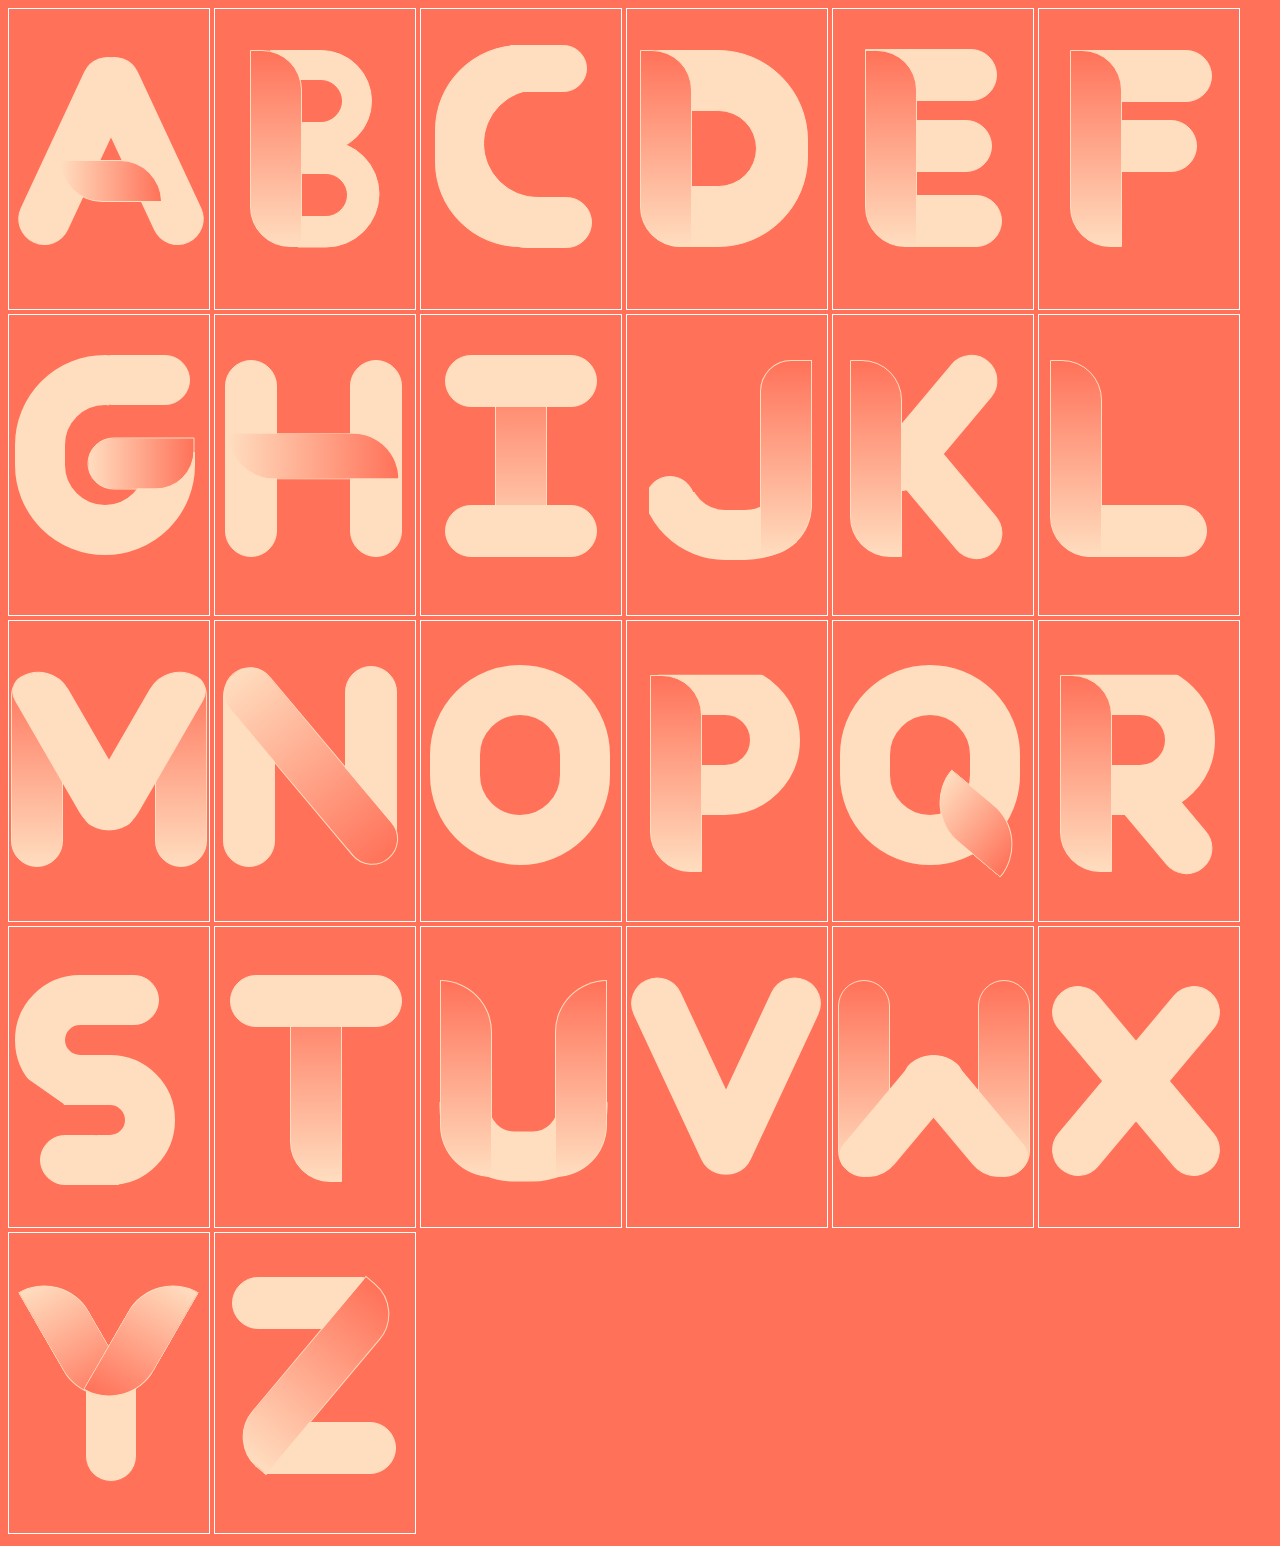
<file: index.html>
<!doctype html>
<html lang="">
    <head>
        <meta charset="utf-8">
        <meta http-equiv="x-ua-compatible" content="ie=edge">
        <title>🔤🧾🔤🧾🔤🧾🔤🧾🔤🧾🔤🧾🔤🧾🔤🧾🔤🧾🔤🧾</title>
        <link rel="stylesheet" href="css/letters.css">


    </head>

    <body>
    	<div class="letter letter-a"></div>
    	<div class="letter letter-aa"></div>
    	<div class="letter letter-aaa"></div>
		
		<div class="letter letter-b5"> </div>	
		<div class="letter letter-b3"> </div>
		<div class="letter letter-b2"> </div>
		<div class="letter letter-b4"> </div>
        <div class="letter letter-b1"> </div>

<div class="letter letter-c1"></div>
    	<div class="letter letter-c2"></div>
    	<div class="letter letter-c3"></div>
    	<div class="letter letter-c4"></div>
    	<div class="letter letter-c5"></div>


        <div class="letter letter-d1"></div>
        <div class="letter letter-d2"></div>
        <div class="letter letter-d3"></div>
    	
    	<div class="letter letter-e3"></div>
        <div class="letter letter-e4"></div>
        <div class="letter letter-e2"></div>
    	<div class="letter letter-e1"></div>

		<div class="letter letter-f2"></div>
		<div class="letter letter-f3"></div>
		<div class="letter letter-f1"></div>

    	<div class="letter letter-g1"></div>
    	<div class="letter letter-g2"></div>
    	<div class="letter letter-g3"></div>
    	<div class="letter letter-g4"></div>
    	<div class="letter letter-g5"></div>
    	<div class="letter letter-g6"></div>


		<div class="letter letter-h1"></div>
		<div class="letter letter-h2"></div>
		<div class="letter letter-h3"></div>

    	<div class="letter letter-i1"></div>
    	<div class="letter letter-i2"></div>
    	<div class="letter letter-i3"></div>
        
        <div class="letter letter-j2"></div>
		<div class="letter letter-j4"></div>
		<div class="letter letter-j1"></div>
		
		<div class="letter letter-j3"></div>
		<div class="letter letter-j5"></div>
		<div class="letter letter-j6"></div>
		
    	<div class="letter letter-k2"></div>
    	<div class="letter letter-k3"></div>
    	<div class="letter letter-k1"></div>
		
		<div class="letter letter-l2"></div>
		<div class="letter letter-l1"></div>

    	<div class="letter letter-m1"></div>
    	<div class="letter letter-m2"></div>  
   		<div class="letter letter-m6"></div>
   		<div class="letter letter-m3"></div>
   		<div class="letter letter-m4"></div>
   		<div class="letter letter-m5"></div> 		
		<div class="letter letter-n1"></div>
		<div class="letter letter-n2"></div>
		<div class="letter letter-n3"></div>

    	<div class="letter letter-o"></div>
		
		<div class="letter letter-p2"></div>
		<div class="letter letter-p3"></div>
		<div class="letter letter-p4"></div>
		<div class="letter letter-p1"></div>

    	<div class="letter letter-q1"></div>
    	<div class="letter letter-q2"></div>

		<div class="letter letter-r5"></div>
		<div class="letter letter-r2"></div>
		<div class="letter letter-r3"></div>
		<div class="letter letter-r1"></div>
		<div class="letter letter-r4"></div>

		<div class="letter letter-s2"></div>
		<div class="letter letter-s4"></div>
		<div class="letter letter-s1"></div>
	    <div class="letter letter-s3"></div>
        <div class="letter letter-s5"></div>
        <div class="letter letter-s6"></div>
        <div class="letter letter-s7"></div>

		<div class="letter letter-t1"></div>
		<div class="letter letter-t2"></div>

		<div class="letter letter-u1"></div>
		<div class="letter letter-u2"></div>
		<div class="letter letter-u3"></div>
		<div class="letter letter-u4"></div>

		<div class="letter letter-v1"></div>
		<div class="letter letter-v2"></div>

		<div class="letter letter-w1"></div>
		<div class="letter letter-w2"></div>
		<div class="letter letter-w3"></div>
		<div class="letter letter-w4"></div>
		<div class="letter letter-w5"></div>

		<div class="letter letter-x1"></div>
		<div class="letter letter-x2"></div>

		<div class="letter letter-y1"></div>
		<div class="letter letter-y2"></div>
		<div class="letter letter-y3"></div>

		<div class="letter letter-z2"></div>
		<div class="letter letter-z3"></div>
		<div class="letter letter-z1"></div>

		
		<!--THE CHARACTERS BELOW ARE OPTIONAL -->

		<div class="letter letter-0">
		</div>

		<div class="letter letter-1">
		</div>

		<div class="letter letter-2">
		</div>

		<div class="letter letter-3">
		</div>

		<div class="letter letter-4">
		</div>

		<div class="letter letter-5">
		</div>

		<div class="letter letter-6">
		</div>

		<div class="letter letter-7">
		</div>

		<div class="letter letter-8">
		</div>

		<div class="letter letter-9">
		</div>

		<div class="letter letter-10">
		</div>

<div class="letter letter-11">
		</div>

		<div class="letter letter-12">
		</div>

		<div class="letter letter-13">
		</div>

		<div class="letter letter-14">
		</div>

		<div class="letter letter-15">
		</div>

		<div class="letter letter-16">
		</div>

		<div class="letter letter-17">
		</div>

		<div class="letter letter-18">
		</div>

		<div class="letter letter-19">
		</div>

		<div class="letter letter-20">
		</div>

		<div class="letter letter-21">
		</div>

		<div class="letter letter-22">
		</div>

		<div class="letter letter-23">
		</div>

		<div class="letter letter-24">
		</div>

		

    </body>
</html>
</file>
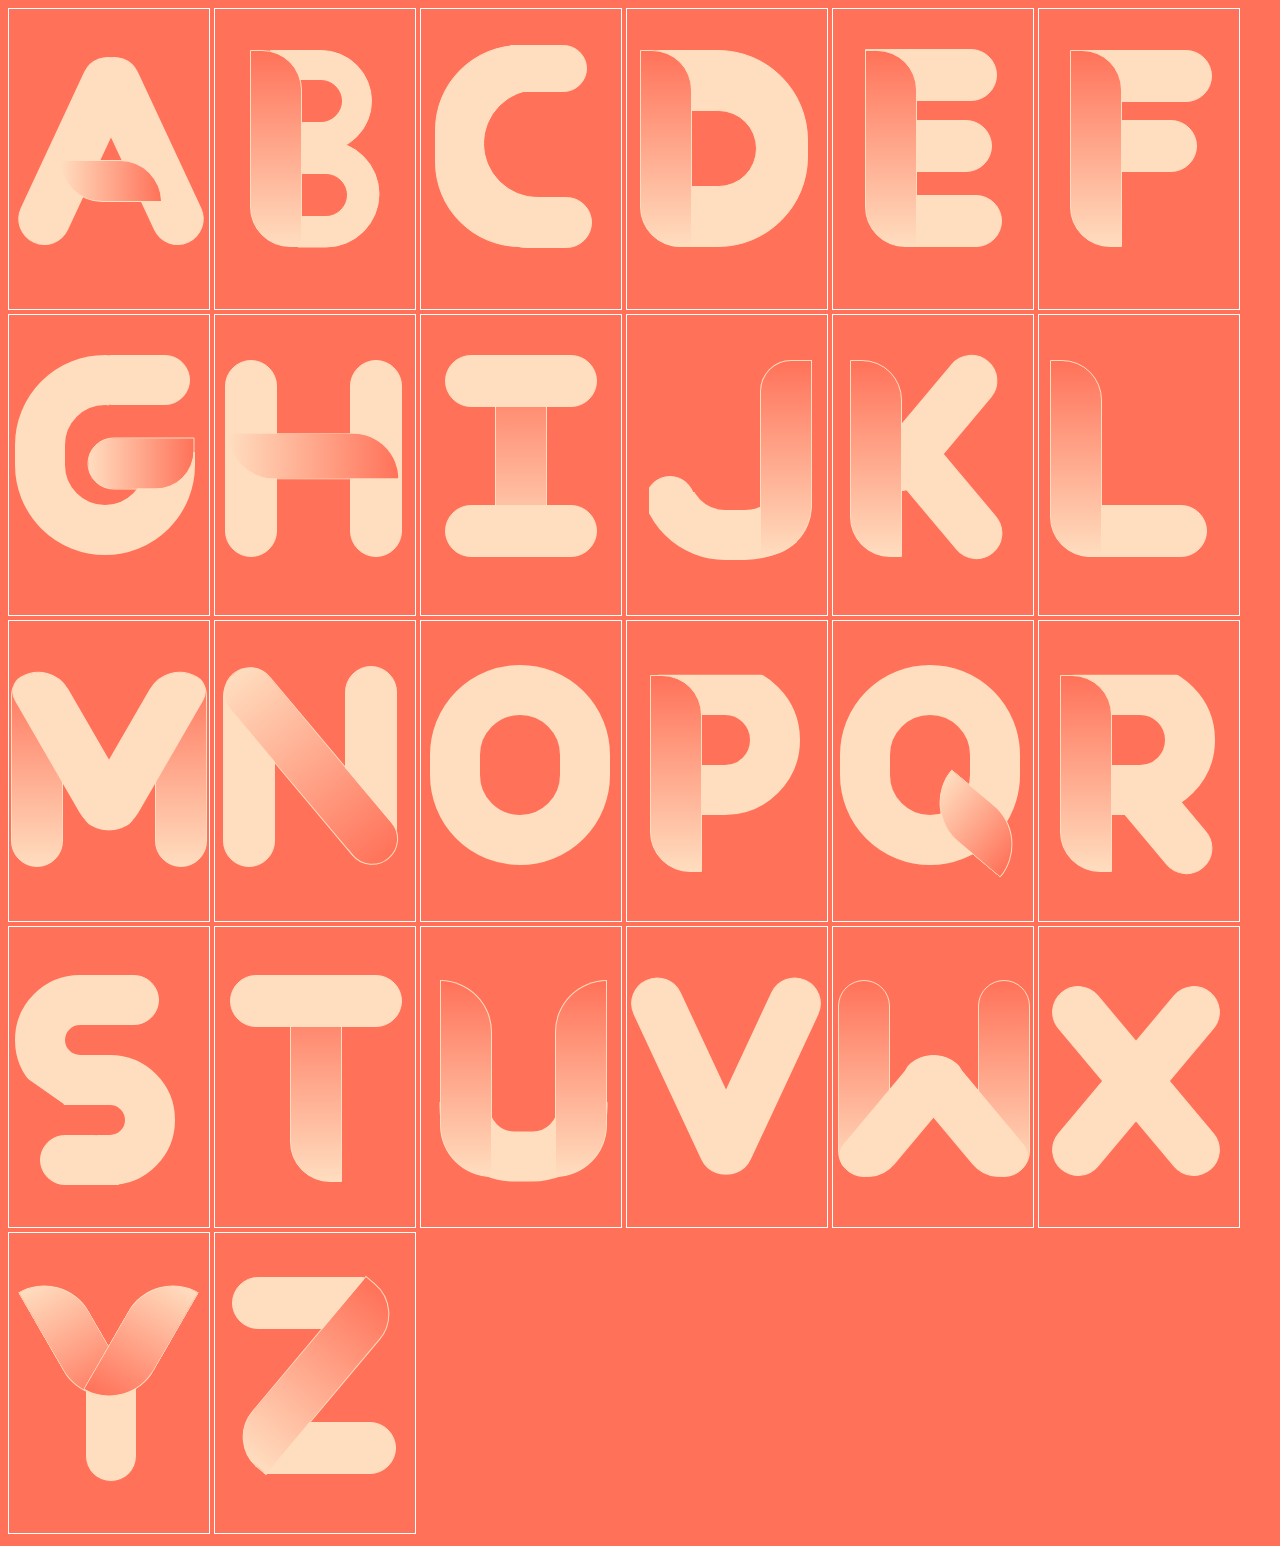
<file: letters.html>
<!doctype html>
<html lang="">
    <head>
        <meta charset="utf-8">
        <meta http-equiv="x-ua-compatible" content="ie=edge">
        <title>🔤🧾🔤🧾🔤🧾🔤🧾🔤🧾🔤🧾🔤🧾🔤🧾🔤🧾🔤🧾</title>
        <link rel="stylesheet" href="css/letters.css">


    </head>

    <body>
    	<div class="letter letter-a"></div>
    	<div class="letter letter-aa"></div>
    	<div class="letter letter-aaa"></div>
		
		<div class="letter letter-b5"> </div>	
		<div class="letter letter-b3"> </div>
		<div class="letter letter-b2"> </div>
		<div class="letter letter-b4"> </div>
        <div class="letter letter-b1"> </div>

<div class="letter letter-c1"></div>
    	<div class="letter letter-c2"></div>
    	<div class="letter letter-c3"></div>
    	<div class="letter letter-c4"></div>
    	<div class="letter letter-c5"></div>


        <div class="letter letter-d1"></div>
        <div class="letter letter-d2"></div>
        <div class="letter letter-d3"></div>
    	
    	<div class="letter letter-e3"></div>
        <div class="letter letter-e4"></div>
        <div class="letter letter-e2"></div>
    	<div class="letter letter-e1"></div>

		<div class="letter letter-f2"></div>
		<div class="letter letter-f3"></div>
		<div class="letter letter-f1"></div>

    	<div class="letter letter-g1"></div>
    	<div class="letter letter-g2"></div>
    	<div class="letter letter-g3"></div>
    	<div class="letter letter-g4"></div>
    	<div class="letter letter-g5"></div>
    	<div class="letter letter-g6"></div>


		<div class="letter letter-h1"></div>
		<div class="letter letter-h2"></div>
		<div class="letter letter-h3"></div>

    	<div class="letter letter-i1"></div>
    	<div class="letter letter-i2"></div>
    	<div class="letter letter-i3"></div>
        
        <div class="letter letter-j2"></div>
		<div class="letter letter-j4"></div>
		<div class="letter letter-j1"></div>
		
		<div class="letter letter-j3"></div>
		<div class="letter letter-j5"></div>
		<div class="letter letter-j6"></div>
		
    	<div class="letter letter-k2"></div>
    	<div class="letter letter-k3"></div>
    	<div class="letter letter-k1"></div>
		
		<div class="letter letter-l2"></div>
		<div class="letter letter-l1"></div>

    	<div class="letter letter-m1"></div>
    	<div class="letter letter-m2"></div>  
   		<div class="letter letter-m6"></div>
   		<div class="letter letter-m3"></div>
   		<div class="letter letter-m4"></div>
   		<div class="letter letter-m5"></div> 		
		<div class="letter letter-n1"></div>
		<div class="letter letter-n2"></div>
		<div class="letter letter-n3"></div>

    	<div class="letter letter-o"></div>
		
		<div class="letter letter-p2"></div>
		<div class="letter letter-p3"></div>
		<div class="letter letter-p4"></div>
		<div class="letter letter-p1"></div>

    	<div class="letter letter-q1"></div>
    	<div class="letter letter-q2"></div>

		<div class="letter letter-r5"></div>
		<div class="letter letter-r2"></div>
		<div class="letter letter-r3"></div>
		<div class="letter letter-r1"></div>
		<div class="letter letter-r4"></div>

		<div class="letter letter-s2"></div>
		<div class="letter letter-s4"></div>
		<div class="letter letter-s1"></div>
	    <div class="letter letter-s3"></div>
        <div class="letter letter-s5"></div>
        <div class="letter letter-s6"></div>
        <div class="letter letter-s7"></div>

		<div class="letter letter-t1"></div>
		<div class="letter letter-t2"></div>

		<div class="letter letter-u1"></div>
		<div class="letter letter-u2"></div>
		<div class="letter letter-u3"></div>
		<div class="letter letter-u4"></div>

		<div class="letter letter-v1"></div>
		<div class="letter letter-v2"></div>

		<div class="letter letter-w1"></div>
		<div class="letter letter-w2"></div>
		<div class="letter letter-w3"></div>
		<div class="letter letter-w4"></div>
		<div class="letter letter-w5"></div>

		<div class="letter letter-x1"></div>
		<div class="letter letter-x2"></div>

		<div class="letter letter-y1"></div>
		<div class="letter letter-y2"></div>
		<div class="letter letter-y3"></div>

		<div class="letter letter-z2"></div>
		<div class="letter letter-z3"></div>
		<div class="letter letter-z1"></div>

		
		<!--THE CHARACTERS BELOW ARE OPTIONAL -->

		<div class="letter letter-0">
		</div>

		<div class="letter letter-1">
		</div>

		<div class="letter letter-2">
		</div>

		<div class="letter letter-3">
		</div>

		<div class="letter letter-4">
		</div>

		<div class="letter letter-5">
		</div>

		<div class="letter letter-6">
		</div>

		<div class="letter letter-7">
		</div>

		<div class="letter letter-8">
		</div>

		<div class="letter letter-9">
		</div>

		<div class="letter letter-10">
		</div>

<div class="letter letter-11">
		</div>

		<div class="letter letter-12">
		</div>

		<div class="letter letter-13">
		</div>

		<div class="letter letter-14">
		</div>

		<div class="letter letter-15">
		</div>

		<div class="letter letter-16">
		</div>

		<div class="letter letter-17">
		</div>

		<div class="letter letter-18">
		</div>

		<div class="letter letter-19">
		</div>

		<div class="letter letter-20">
		</div>

		<div class="letter letter-21">
		</div>

		<div class="letter letter-22">
		</div>

		<div class="letter letter-23">
		</div>

		<div class="letter letter-24">
		</div>

		

    </body>
</html>
</file>
<file: css/letters.css>
/* this is a comment in CSS. MOVE THIS STYLE TO A SEPARATE FILE */
body{
	background-color: #ff7259;
}
.letter:hover
{
            box-shadow:
                1px 1px #ffddbf,
                2px 2px #ffddbf,
                3px 3px #ffddbf;
        -webkit-transform: translateX(-3px);
        transform: translateX(-3px);
}


        	.letter {
        		width:200px; /*resize as you see fit */
        		height:300px; /*resize as you see fit */
        		display:inline-block; /* this makes block level elements act like letters (so they sit next to eachother) */
        		border:1px solid #000; 
        		border-color: white;/*feel free to remove or hide this rule */
        		position:relative; 
        		/* IMPORTANT: any element with position:absolute inside this container will now be relative to bounds of this element; */
        	}

        	.letter-a {
	background: #ffddbf;
	position: absolute;
	border-style: solid;
	border-color: #ffddbf;
	height: 200px;
	width: 50px;
	border-radius: 40px;
	transform: rotate(25deg);
	top: 50px;
	left: 50px;

}

.letter-aa{
	background: #ffddbf;
	position: absolute;
	border-style: solid;
	border-color: #ffddbf;
	height: 200px;
	width: 50px;
	border-radius: 40px;
	transform: rotate(-25deg);
	top: 50px;
	left:120px;
}

.letter-aaa{
	background-image: linear-gradient(#ff7259,#ffddbf);
	position: absolute;
	border-style: solid;
	border-color: #ffddbf;
	border-width: 1px;
	height: 100px;
	width: 40px;
	border-radius: 60px 0px 60px 0px;
	transform: rotate(90deg);
	top: 130px;
	left:90px;
} 

.letter-b1 {
	background-image: linear-gradient(#ff7259,#ffddbf);
	position: absolute;
	border-style: solid;
	border-color: #ffddbf;
	height: 195px;
	width: 50px;
	border-radius: 0px 40px 0px;
	top: 50px;
	left: 250px;

}

.letter-b2 {
	background: #ff7259;
	position: absolute;
	border-style: solid;
	border-color: #ff7259;
	height: 50px;
	width: 40px;
	border-radius: 40px 40px 0px 0px;
	transform: rotate(90deg);
	top: 75px;
	left: 295px;

}

.letter-b3 {
	background: #ffddbf;
	position: absolute;
	border-style: solid;
	border-color: #ffddbf;
	height: 80px;
	width: 105px;
	border-radius: 60px 60px 0px 0px;	
	transform: rotate(90deg);
	top: 153px;
	left: 285px;

}

.letter-b4 {
	background: #ff7259;
	position: absolute;
	border-style: solid;
	border-color: #ff7259;
	height: 50px;
	width: 40px;
	border-radius: 40px 40px 0px 0px;
	transform: rotate(90deg);
	top: 169px;
	left: 300px;

}
.letter-b5 {
	background: #ffddbf;
	position: absolute;
	border-style: solid;
	border-color: #ffddbf;
	height: 100px;
	width: 100px;
	border-radius: 60px 60px 0px 0px;	
	transform: rotate(90deg);
	top: 50px;
	left: 270px;

}

.letter-c1 {
	background: #ffddbf;
	position: absolute;
	border-style: solid;
	border-color: #ffddbf;
	height: 130px;
	width: 200px;
	border-radius: 50px 50px 90px 90px;	
	transform: rotate(90deg);
	top: 80px;
	left: 400px;

}

.letter-c2 {
	background: #ff7259;
	position: absolute;
	border-style: solid;
	border-color: #ff7259;
	height: 145px;
	width: 105px;
	border-radius: 90px 90px 100px 100px;	
	transform: rotate(90deg);
	top: 70px;
	left: 504px;

}
.letter-c3{
	background: #ff7259;
	position: absolute;
	border-style: solid;
	border-color: #ff7259;
	height: 70px;
	width: 180px;	
	transform: rotate(90deg);
	top: 100px;
	left: 500px;

}

.letter-c4{
	background: #ffddbf;
border-radius: 0px 90px 90px 0px;
border-style: solid;
	border-color: #ffddbf;
	position: absolute;
	height: 45px;
	width: 75px;	
	top: 45px;
	left: 510px;

}

.letter-c5{
	background: #ffddbf;
border-radius: 0px 90px 90px 90px;
border-style: solid;
	border-color: #ffddbf;
	position: absolute;
	height: 49px;
	width: 90px;	
	top: 197px;
	left: 500px;

}

.letter-d1 {
	background: #ffddbf;
	position: absolute;
	border-style: solid;
	border-color: #ffddbf;
	height: 165px;
	width: 195px;
	border-radius: 90px 90px 40px 20px;	
	transform: rotate(90deg);
	top: 65px;
	left: 626px;

}

	.letter-d2 {
	background: #ff7259;
	position: absolute;
	border-style: solid;
	border-color: #ffddbf;
	height: 75px;
	width: 70px;
	border-radius: 0px 60px 60px 0px;
	top: 110px;
	left:685px;

}

.letter-d3{
	background-image: linear-gradient(#ff7259,#ffddbf);
	position: absolute;
	border-style: solid;
	border-color: #ffddbf;
	height: 195px;
	width: 50px;
	border-radius: 0px 40px 0px;
	top: 50px;
	left: 640px;

}

.letter-e1{
	background-image: linear-gradient(#ff7259,#ffddbf);
	position: absolute;
	border-style: solid;
	border-color: #ffddbf;
	height: 195px;
	width: 50px;
	border-radius: 0px 40px 0px;
	top: 50px;
	left: 865px;

}

.letter-e2{
	background: #ffddbf;
	position: absolute;
	border-style: solid;
	border-color: #ffddbf;
	height: 130px;
	width: 50px;
	border-radius: 40px 40px 0px 0px;
	transform: rotate(90deg);
	top: 9px;
	left: 905px;

}

.letter-e3{
	background: #ffddbf;
	position: absolute;
	border-style: solid;
	border-color: #ffddbf;
	height: 120px;
	width: 50px;
	border-radius: 40px 40px 0px 0px;
	transform: rotate(90deg);
	top: 85px;
	left: 905px;

}

.letter-e4{
	background: #ffddbf;
	position: absolute;
	border-style: solid;
	border-color: #ffddbf;
	height: 110px;
	width: 50px;
	border-radius: 40px 40px 40px 0px;
	transform: rotate(90deg);
	top: 165px;
	left: 920px;

}

.letter-f1{
	background-image: linear-gradient(#ff7259,#ffddbf);
	position: absolute;
	border-style: solid;
	border-color: #ffddbf;
	height: 195px;
	width: 50px;
	border-radius: 0px 40px 0px;
	top: 50px;
	left: 1070px;

}

.letter-f2{
	background: #ffddbf;
	position: absolute;
	border-style: solid;
	border-color: #ffddbf;
	height: 130px;
	width: 50px;
	border-radius: 40px 40px 0px 0px;
	transform: rotate(90deg);
	top: 10px;
	left: 1120px;

}

.letter-f3{
	background: #ffddbf;
	position: absolute;
	border-style: solid;
	border-color: #ffddbf;
	height: 120px;
	width: 50px;
	border-radius: 40px 40px 0px 0px;
	transform: rotate(90deg);
	top: 85px;
	left: 1110px;

}

.letter-g1{
	background: #ff7259;
	position: absolute;
	border-width: 50px;
	border-style: solid;
	border-color: #ffddbf;
	height: 80px;
	width: 100px;
	border-radius: 100px;
	transform: rotate(90deg);
	top: 365px;
	left: 5px;

}

.letter-g2.{
	background: #ffddbf;
	position: absolute;
	border-style: solid;
	border-color: #ffddbf;
	height: 90px;
	width: 50px;
	border-radius: 0px 0px 40px 40px;
	transform: rotate(90deg);
	top: 395px;
	left: 10px;

}

.letter-g3{
	background: #ff7259;
	position: absolute;
	border-style: solid;
	border-color: #ff7259;
	height: 110px;
	width: 50px;
	border-radius: 0px 0px 40px 40px;
	transform: rotate(30deg);
	top: 355px;
	left: 110px;

}

.letter-g4{
	background: #ff7259;
	position: absolute;
	border-style: solid;
	border-color: #ff7259;
	height: 90px;
	width: 60px;
	top: 360px;
	left: 150px;

}

.letter-g5{
	background: #ffddbf;
	border-style: solid;
	border-color: #ffddbf;
border-radius: 0px 90px 90px 0px;
	position: absolute;
	height: 48px;
	width: 78px;	
	top: 355px;
	left: 110px;
}

.letter-g6{
	background-image: linear-gradient(#ff7259,#ffddbf);
	position: absolute;
	border-style: solid;
	border-color: #ffddbf;
	height: 105px;
	width: 50px;
	border-radius: 0px 90px 60px 60px;
	transform: rotate(90deg);	
	top: 410px;
	left: 115px;

}

.letter-h1 {
	background: #ffddbf;
	position: absolute;
	border-style: solid;
	border-color: #ffddbf;
	height: 195px;
	width: 50px;
	border-radius: 40px;
	top: 360px;
	left: 225px;

}

.letter-h2 {
	background: #ffddbf;
	position: absolute;
	border-style: solid;
	border-color: #ffddbf;
	height: 195px;
	width: 50px;
	border-radius: 40px;
	top: 360px;
	left: 350px;

}

.letter-h3{
	background-image: linear-gradient(#ff7259,#ffddbf);
	position: absolute;
	border-style: solid;
	border-color: #ffddbf;
	height: 170px;
	width: 45px;
	border-radius: 60px 0px 60px 0px;
	transform: rotate(90deg);
	top: 370px;
	left:290px;
} 

.letter-i1{
	background-image: linear-gradient(#ff7259,#ffddbf);
	position: absolute;
	border-style: solid;
	border-color: #ffddbf;
	height: 200px;
	width: 50px;
	border-radius: 40px;
	top: 355px;
	left: 495px;
} 

.letter-i2{
	background: #ffddbf;
	position: absolute;
	border-style: solid;
	border-color: #ffddbf;
	height: 150px;
	width: 50px;
	transform: rotate(90deg);
	border-radius: 40px;
	top: 305px;
	left: 495px;
} 

.letter-i3{
	background: #ffddbf;
	position: absolute;
	border-style: solid;
	border-color: #ffddbf;
	height: 150px;
	width: 50px;
	transform: rotate(90deg);
	border-radius: 40px;
	top: 455px;
	left: 495px;
} 

.letter-j1{
	background-image: linear-gradient(#ff7259,#ffddbf);
	position: absolute;
	border-style: solid;
	border-color: #ffddbf;
	height: 195px;
	width: 50px;
	border-radius: 60px 0px 100px 0px;
	top: 360px;
	left: 760px;
} 

.letter-j2{
	background: #ff7259;
	position: absolute;
	border-style: solid;
	border-width: 50px;
	border-color: #ffddbf;
	border-radius: 100px;
	height: 70px;
	width: 90px;
	top: 390px;
	left: 640px;
} 

.letter-j3{
	background: #ff7259;
	position: absolute;
	border-style: solid;
	border-color: #ff7259;
	height: 100px;
	width: 120px;
	top: 390px;
	left: 638px;
} 

.letter-j4{
	background: #ff7259;
	position: absolute;
	border-style: solid;
	border-color: #ff7259;
	height: 120px;
	width: 90px;
	top: 420px;
	left: 780px;
} 


.letter-j5{
	background: #ffddbf;
	border-style: solid;
	border-color: #ffddbf;
border-radius: 90px 0px 0px 90px;
	position: absolute;
	transform: rotate(90deg);
	height: 48px;
	width: 36px;	
	top: 470px;
	left: 651px;

}

.letter-j6{
	background: #ff7259;
	border-style: solid;
	border-color: #ff7259;
	position: absolute;
	transform: rotate(90deg);
	height: 10px;
	width: 30px;	
	top: 495px;
	left: 627px;

}

.letter-k1{
	background-image: linear-gradient(#ff7259,#ffddbf);
	border-style: solid;
	border-color: #ffddbf;
	position: absolute;
	height: 195px;
	width: 50px;
	border-radius: 0px 40px 0px;
	top: 360px;
	left: 850px;
}

.letter-k2{
	background: #ffddbf;
	border-style: solid;
	border-color: #ffddbf;
	position: absolute;
	transform: rotate(40deg);
	height: 160px;
	width: 50px;
	border-radius: 40px;
	top: 342px;
	left: 910px;
}


.letter-k3{
	background: #ffddbf;
	border-style: solid;
	border-color: #ffddbf;
	position: absolute;
	transform: rotate(140deg);
	height: 160px;
	width: 50px;
	border-radius: 40px;
	top: 410px;
	left: 915px;
}

.letter-l1{
	position: absolute;
	background-image: linear-gradient(#ff7259,#ffddbf);
	border-style: solid;
	border-color: #ffddbf;
	height: 195px;
	width: 50px;
	border-radius: 0px 40px 0px;
	top: 360px;
	left: 1050px;
}

.letter-l2{
	background: #ffddbf;
	border-style: solid;
	border-color: #ffddbf;
	position: absolute;
	transform: rotate(90deg);
	height: 140px;
	width: 50px;
	border-radius: 40px;
	top: 460px;
	left: 1110px;
}

.letter-m1{
	background-image: linear-gradient(#ff7259,#ffddbf);
	position: absolute;
	border-style: solid;
	border-color: #ffddbf;
	height: 195px;
	width: 50px;
	border-radius: 40px;
	top: 670px;
	left: 11px;
}


.letter-m2{
	background-image: linear-gradient(#ff7259,#ffddbf);
	position: absolute;
	border-style: solid;
	border-color: #ffddbf;
	height: 195px;
	width: 50px;
	border-radius: 40px;
	top: 670px;
	left: 155px;
}

.letter-m3{
background:#ffddbf;
	border-style: solid;
	border-color: #ffddbf;
	transform: rotate(150deg);
	position: absolute;
	height: 180px;
	width: 50px;
	border-radius: 20px 40px 20px 40px;
	top: 660px;
	left: 48px;
}

.letter-m4{
background:#ffddbf;
	border-style: solid;
	border-color: #ffddbf;
	transform: rotate(30deg);
	position: absolute;
	height: 180px;
	width: 50px;
	border-radius: 40px 20px 40px 20px;
	top: 660px;
	left: 118px;
}

.letter-m5{
background:#ffddbf;
	border-style: solid;
	border-color: #ffddbf;
	transform: rotate(150deg);
	position: absolute;
	height: 80px;
	width: 48px;
	border-radius: 40px 40px 40px 20px;
	top: 745px;
	left: 69px;
}

.letter-m6{
background:#ff7259;
	border-style: solid;
	border-color: #ff7259;
	transform: rotate(90deg);
	position: absolute;
	height: 190px;
	width: 50px;
	border-radius: 40px 40px 40px 20px;
	top: 580px;
	left: 80px;
}

.letter-n1{
background: #ffddbf;
	position: absolute;
	border-style: solid;
	border-color: #ffddbf;
	height: 195px;
	width: 50px;
	border-radius: 40px;
	top: 670px;
	left: 223px;
}
.letter-n2{
background: #ffddbf;
	position: absolute;
	border-style: solid;
	border-color: #ffddbf;
	height: 195px;
	width: 50px;
	border-radius: 40px;
	top: 666px;
	left: 345px;
}

.letter-n3{
	background-image: linear-gradient(#ff7259,#ffddbf);
	border-style: solid;
	border-color: #ffddbf;
	transform: rotate(140deg);
	position: absolute;
	height: 240px;
	width: 50px;
	border-radius: 40px;
	top: 645px;
	left: 285px;
}

.letter-o{
	background: #ff7259;
	position: absolute;
	border-width: 50px;
	border-style: solid;
	border-color: #ffddbf;
	height: 80px;
	width: 100px;
	border-radius: 100px;
	transform: rotate(90deg);
	top: 675px;
	left: 420px;
}

.letter-p1{
	background-image: linear-gradient(#ff7259,#ffddbf);
	position: absolute;
	border-style: solid;
	border-color: #ffddbf;
	height: 195px;
	width: 50px;
	border-radius: 0px 40px 0px;
	top: 675px;
	left: 650px;

}
.letter-p2{
background: #ff7259;
	position: absolute;
	border-width: 50px;
	border-style: solid;
	border-color: #ffddbf;
	height: 80px;
	width: 50px;
	border-radius: 100px;
	transform: rotate(90deg);
	top: 650px;
	left: 635px;
}
.letter-p3{
background: #ff7259;
	position: absolute;
	border-style: solid;
	border-color: #ff7259;
	height: 200px;
	width: 35px;
	border-radius: 40px;
	top: 650px;
	left: 620px;
}
.letter-p4{
background: #ff7259;
	position: absolute;
	border-style: solid;
	border-color: #ff7259;
	height: 130px;
	width: 35px;
	transform: rotate(90deg);
	top: 590px;
	left: 690px;
}

.letter-q1{
	background: #ff7259;
	position: absolute;
	border-width: 50px;
	border-style: solid;
	border-color: #ffddbf;
	height: 80px;
	width: 100px;
	border-radius: 100px;
	transform: rotate(90deg);
	top: 675px;
	left: 830px;
}

.letter-q2{
	background-image: linear-gradient(#ff7259,#ffddbf);
	position: absolute;
	border-style: solid;
	border-color: #ffddbf;
	height: 105px;
	width: 50px;
	border-radius: 60px 0px 60px 0px;
	transform: rotate(130deg);	
	top: 770px;
	left: 950px;
}

.letter-r1{
	background-image: linear-gradient(#ff7259,#ffddbf);
	position: absolute;
	border-style: solid;
	border-color: #ffddbf;
	height: 195px;
	width: 50px;
	border-radius: 0px 40px 0px;
	top: 675px;
	left: 1060px;

}
.letter-r2{
background: #ff7259;
	position: absolute;
	border-width: 50px;
	border-style: solid;
	border-color: #ffddbf;
	height: 80px;
	width: 50px;
	border-radius: 100px;
	transform: rotate(90deg);
	top: 650px;
	left: 1050px;
}
.letter-r3{
background: #ff7259;
	position: absolute;
	border-style: solid;
	border-color: #ff7259;
	height: 200px;
	width: 35px;
	border-radius: 40px;
	top: 650px;
	left: 1030px;
}

.letter-r4{
background: #ff7259;
	position: absolute;
	border-style: solid;
	border-color: #ff7259;
	height: 130px;
	width: 35px;
	transform: rotate(90deg);
	top: 590px;
	left: 1095px;
}

.letter-r5{
	background: #ffddbf;
	border-style: solid;
	border-color: #ffddbf;
	position: absolute;
	transform: rotate(140deg);
	height: 160px;
	width: 50px;
	border-radius: 40px;
	top: 725px;
	left: 1125px;
}

.letter-s1{
background: #ff7259;
	position: absolute;
	border-width: 50px;
	border-style: solid;
	border-color: #ffddbf;
	height: 60px;
	width: 30px;
	border-radius: 100px;
	transform: rotate(90deg);
	top: 1040px;
	left: 30px;
}

.letter-s2{
background: #ff7259;
	position: absolute;
	border-width: 50px;
	border-style: solid;
	border-color: #ffddbf;
	height: 60px;
	width: 30px;
	border-radius: 100px;
	transform: rotate(90deg);
	top: 960px;
	left: 30px;
}

.letter-s3{
background: #ff7259;
	position: absolute;
	border-style: solid;
	border-color: #ff7259;
	height: 80px;
	width: 100px;
	transform: rotate(90deg);
	top: 1115px;
	left: 5px;
}
.letter-s4{
background: #ff7259;
	position: absolute;
	border-style: solid;
	border-color: #ff7259;
	height: 120px;
	width: 77px;
	top: 960px;
	left: 110px;
}

.letter-s5{
background: #ff7259;
	position: absolute;
	border-style: solid;
	border-color: #ff7259;
    transform: rotate(35deg);
	height: 40px;
	width: 45px;
	top: 1087px;
	left: 9px;
}

.letter-s6{
	border-radius: 0px 90px 90px 90px;
border-style: solid;
    background: #ffddbf;
	border-color: #ffddbf;
	position: absolute;
	height: 48px;
	width: 77px;	
	top: 975px;
	left: 80px;
}

.letter-s7{
	border-radius: 0px 90px 90px 90px;
border-style: solid;
    background: #ffddbf;
	border-color: #ffddbf;
	position: absolute;
	transform: rotate(180deg);
	height: 48px;
	width: 77px;	
	top: 1135px;
	left: 40px;
}

.letter-t1{
	background-image: linear-gradient(#ff7259,#ffddbf);
	position: absolute;
	border-style: solid;
	border-color: #ffddbf;
	height: 195px;
	width: 50px;
	border-radius: 0px 40px 0px;
	top: 985px;
	left: 290px;
}

.letter-t2{
	background: #ffddbf;
	position: absolute;
	border-style: solid;
	border-color: #ffddbf;
	height: 170px;
	width: 50px;
	transform: rotate(90deg);
	border-radius: 40px;
	top: 915px;
	left: 290px;
} 

.letter-u1{
	background: #ff7259;
	position: absolute;
	border-width: 50px;
	border-style: solid;
	border-color: #ffddbf;
	height: 68px;
	width: 95px;
	border-radius: 75px;
	transform: rotate(90deg);
	top: 1000px;
	left: 426px;
}

.letter-u2{
	background:#ff7259;
	position: absolute;
	border-style: solid;
	border-color: #ff7259;
	height: 120px;
	width: 200px;
	top: 980px;
	left: 430px;
}

.letter-u3{
	background-image: linear-gradient(#ff7259,#ffddbf);
	position: absolute;
	border-style: solid;
	border-color: #ffddbf;
	height: 195px;
	width: 50px;
	border-radius: 0px 90px 0px 90px;
	top: 980px;
	left: 440px;
}

.letter-u4{
	background-image: linear-gradient(#ff7259,#ffddbf);
	position: absolute;
	border-style: solid;
	border-color: #ffddbf;
	height: 195px;
	width: 50px;
	border-radius: 90px 0px 90px 0px;
	top: 980px;
	left: 555px;
}

.letter-v1 {
	background: #ffddbf;
	position: absolute;
	border-style: solid;
	border-color: #ffddbf;
	height: 210px;
	width: 50px;
	border-radius: 40px;
	transform: rotate(155deg);
	top: 970px;
	left: 665px;

}

.letter-v2{
	background: #ffddbf;
	position: absolute;
	border-style: solid;
	border-color: #ffddbf;
	height: 210px;
	width: 50px;
	border-radius: 40px;
	transform: rotate(-155deg);
	top: 970px;
	left: 735px;
}

.letter-w1{
	background-image: linear-gradient(#ff7259,#ffddbf);
	position: absolute;
	border-style: solid;
	border-color: #ffddbf;
	height: 195px;
	width: 50px;
	border-radius: 40px;
	top: 980px;
	left: 838px;
}


.letter-w2{
	background-image: linear-gradient(#ff7259,#ffddbf);
	position: absolute;
	border-style: solid;
	border-color: #ffddbf;
	height: 195px;
	width: 50px;
	border-radius: 40px;
	top: 980px;
	left: 978px;
}

.letter-w3{
background:#ffddbf;
	border-style: solid;
	border-color: #ffddbf;
	transform: rotate(140deg);
	position: absolute;
	height: 150px;
	width: 50px;
	border-radius: 20px 40px 20px 40px;
	top: 1040px;
	left: 940px;
}

.letter-w4{
background:#ffddbf;
	border-style: solid;
	border-color: #ffddbf;
	transform: rotate(40deg);
	position: absolute;
	height: 150px;
	width: 50px;
	border-radius: 40px 20px 40px 20px;
	top: 1040px;
	left: 875px;
}

.letter-w5{
background:#ffddbf;
	border-style: solid;
	border-color: #ffddbf;
	transform: rotate(140deg);
	position: absolute;
	height: 80px;
	width: 47px;
	border-radius: 40px 40px 40px 40px;
	top: 1053px;
	left: 925px;
}

.letter-x1{
	background: #ffddbf;
	position: absolute;
	border-style: solid;
	border-color: #ffddbf;
	height: 230px;
	width: 50px;
	border-radius: 40px;
	transform: rotate(-140deg);
	top: 965px;
	left: 1110px;
}

.letter-x2{
	background: #ffddbf;
	position: absolute;
	border-style: solid;
	border-color: #ffddbf;
	height: 230px;
	width: 50px;
	border-radius: 40px;
	transform: rotate(140deg);
	top: 965px;
	left: 1110px;
}

.letter-y1{
background: #ffddbf;
	position: absolute;
	border-style: solid;
	border-color: #ff7259;
	height: 120px;
	width: 50px;
	border-radius: 40px;
	top: 1360px;
	left: 85px;
}

.letter-y2{
	background-image: linear-gradient(#ff7259,#ffddbf);
	position: absolute;
	border-style: solid;
	border-color: #ffddbf;
	height: 140px;
	width: 50px;
	transform: rotate(150deg);
	border-radius: 0px 90px 0px 90px;
	top: 1270px;
	left: 50px;
}

.letter-y3{
	background-image: linear-gradient(#ff7259,#ffddbf);
	position: absolute;
	border-style: solid;
	border-color: #ffddbf;
	height: 140px;
	width: 50px;
	transform: rotate(-150deg);
	border-radius: 90px 0px 90px 0px;
	top: 1270px;
	left: 115px;
}

.letter-z1{
	background-image: linear-gradient(#ff7259,#ffddbf);
	position: absolute;
	border-style: solid;
	border-color: #ffddbf;
	height: 215px;
	transform: rotate(40deg);
	width: 50px;
	border-radius: 0px 40px 0px;
	top: 1267px;
	left: 290px;
}

.letter-z2{
	background: #ffddbf;
	position: absolute;
	border-style: solid;
	border-color: #ffddbf;
	height: 130px;
	width: 50px;
	transform: rotate(90deg);
	border-radius: 0px 0px 40px 40px;
	top: 1236.5px;
	left: 272px;
}

.letter-z3{
	background: #ffddbf;
	position: absolute;
	border-style: solid;
	border-color: #ffddbf;
	height: 130px;
	width: 50px;
	transform: rotate(90deg);
	border-radius: 40px 40px 0px 0px;
	top: 1382px;
	left: 304px;
}
</file>
